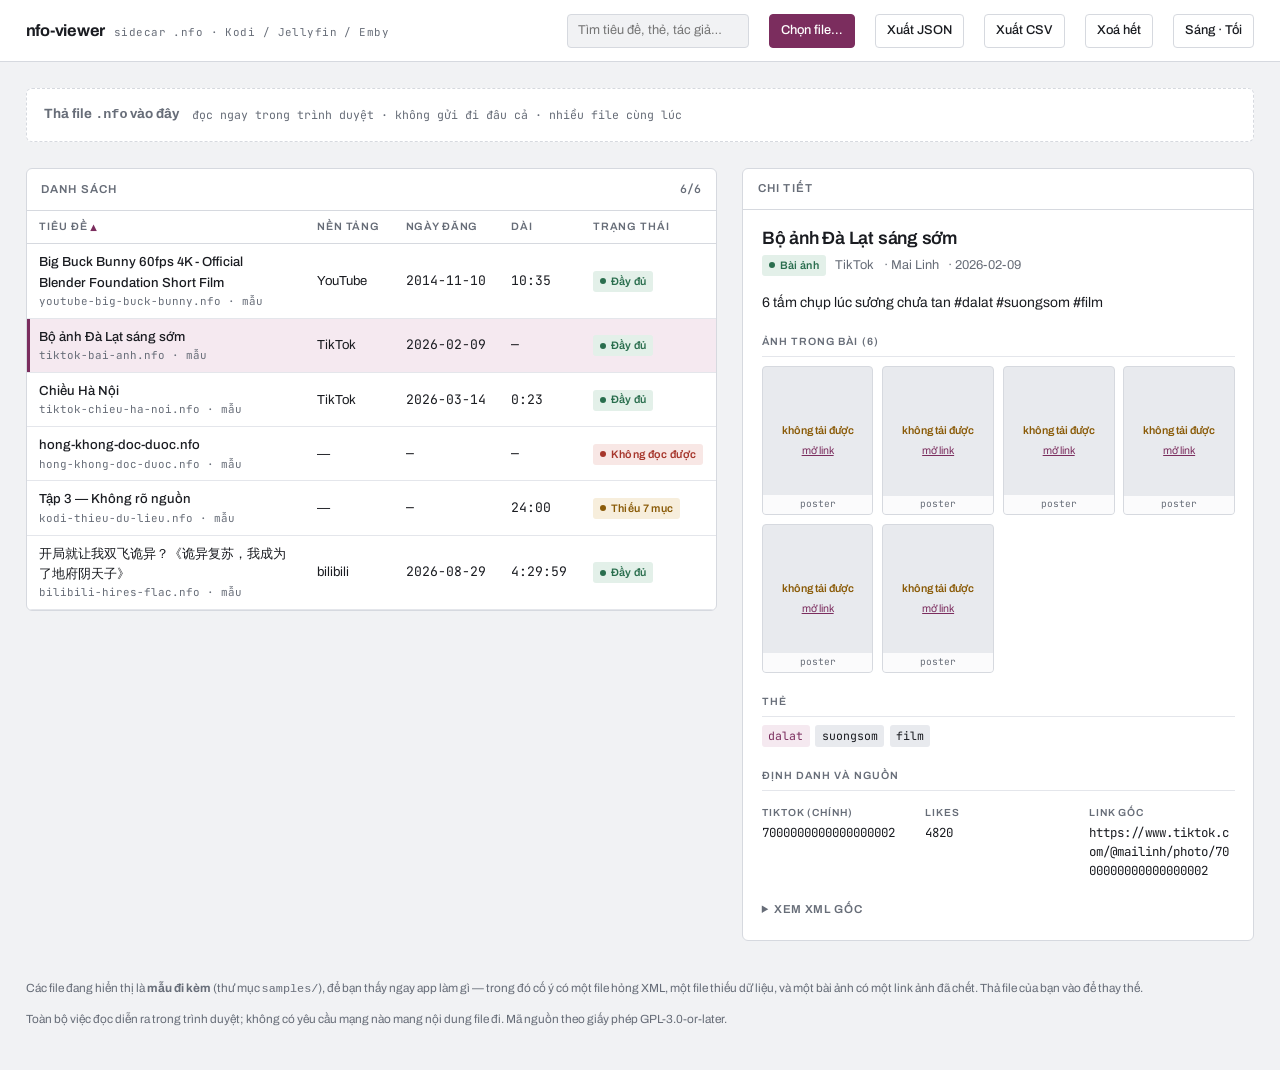
<file: index.html>
<!DOCTYPE html>
<html lang="vi">
<head>
<meta charset="utf-8">
<meta name="viewport" content="width=device-width, initial-scale=1">
<title>nfo-viewer — đọc sidecar .nfo</title>
<meta name="description" content="Đọc file sidecar .nfo của Kodi / Jellyfin / Emby ngay trong trình duyệt. Không tải lên đâu cả.">
<meta property="og:title" content="nfo-viewer">
<meta property="og:description" content="Đọc file sidecar .nfo của Kodi / Jellyfin / Emby ngay trong trình duyệt. Không cài gì, không gửi file đi đâu.">
<meta property="og:type" content="website">
<meta property="og:image" content="https://raw.githubusercontent.com/nguyenquocanhz/nfo-viewer/main/docs/social-preview.png">
<meta name="twitter:card" content="summary_large_image">
<link rel="preconnect" href="https://fonts.googleapis.com">
<link rel="preconnect" href="https://fonts.gstatic.com" crossorigin>
<link rel="stylesheet" href="https://fonts.googleapis.com/css2?family=Archivo:wght@400;500;600;700&family=JetBrains+Mono:wght@400;500&display=swap">
<link rel="stylesheet" href="assets/style.css">
</head>
<body>

<div class="topbar">
  <div class="brand">
    <b>nfo-viewer</b>
    <span>sidecar .nfo · Kodi / Jellyfin / Emby</span>
  </div>
  <input id="search" class="search" type="search" placeholder="Tìm tiêu đề, thẻ, tác giả…" aria-label="Tìm trong danh sách">
  <button id="pickbtn" class="btn primary" type="button">Chọn file…</button>
  <button id="json" class="btn" type="button">Xuất JSON</button>
  <button id="csv" class="btn" type="button">Xuất CSV</button>
  <button id="clear" class="btn" type="button">Xoá hết</button>
  <button id="theme" class="btn" type="button" title="Đổi nền sáng / tối">Sáng · Tối</button>
  <input id="picker" type="file" accept=".nfo" multiple class="sr" tabindex="-1" aria-hidden="true">
</div>

<div id="dropzone" class="dropzone">
  <strong>Thả file <code>.nfo</code> vào đây</strong>
  <span class="hint">đọc ngay trong trình duyệt · không gửi đi đâu cả · nhiều file cùng lúc</span>
  <span id="flash" role="status" aria-live="polite"></span>
</div>

<main class="layout">
  <section class="panel">
    <header>
      <span>Danh sách</span>
      <span class="count" id="count">0/0</span>
    </header>
    <div class="tablewrap" id="tablewrap"></div>
  </section>

  <section class="panel">
    <header><span>Chi tiết</span></header>
    <div class="detail" id="detail"></div>
  </section>
</main>

<footer class="credit">
  <p>
    Các file đang hiển thị là <strong>mẫu đi kèm</strong> (thư mục
    <code>samples/</code>), để bạn thấy ngay app làm gì — trong đó cố ý có một
    file hỏng XML, một file thiếu dữ liệu, và một bài ảnh có một link ảnh đã
    chết. Thả file của bạn vào để thay thế.
  </p>
  <p>
    Toàn bộ việc đọc diễn ra trong trình duyệt; không có yêu cầu mạng nào mang
    nội dung file đi. Mã nguồn theo giấy phép GPL-3.0-or-later.
  </p>
</footer>

<script src="assets/nfo.js"></script>
<script src="assets/samples.js"></script>
<script src="assets/app.js"></script>
</body>
</html>
</file>
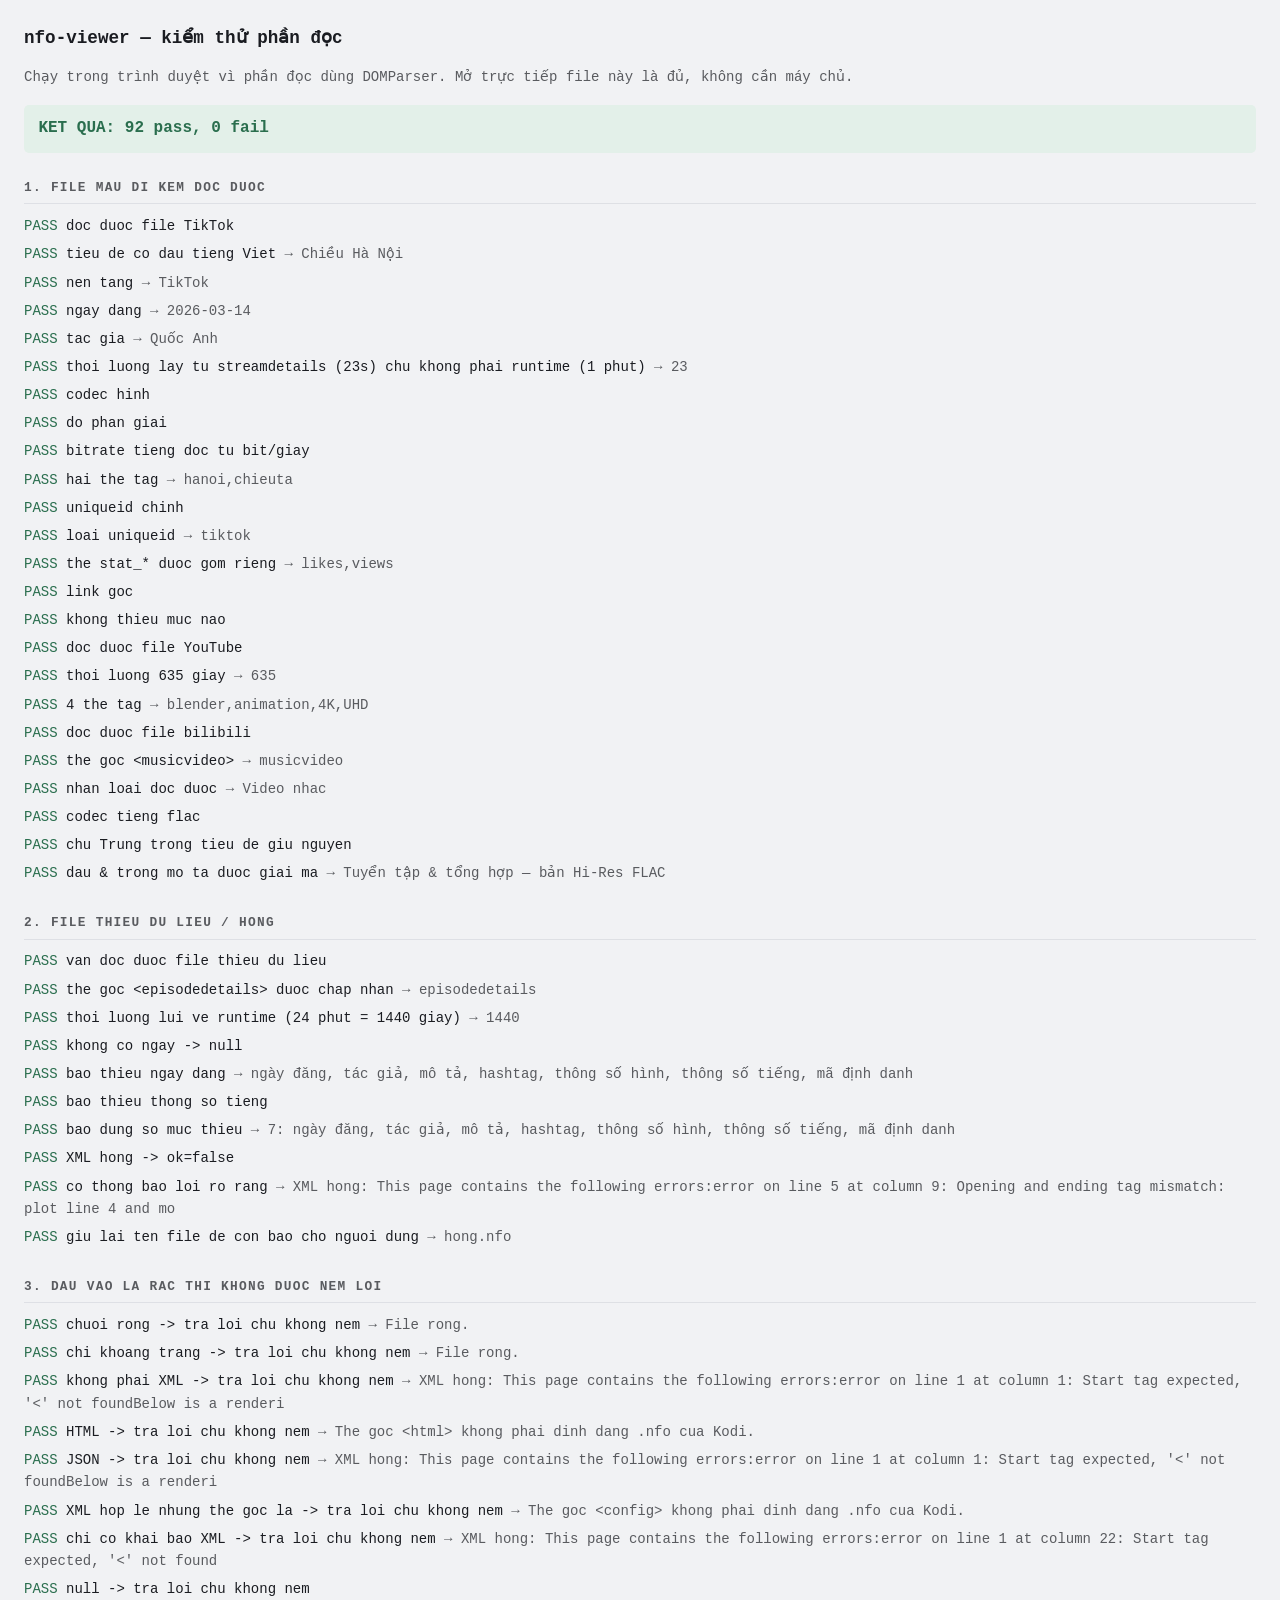
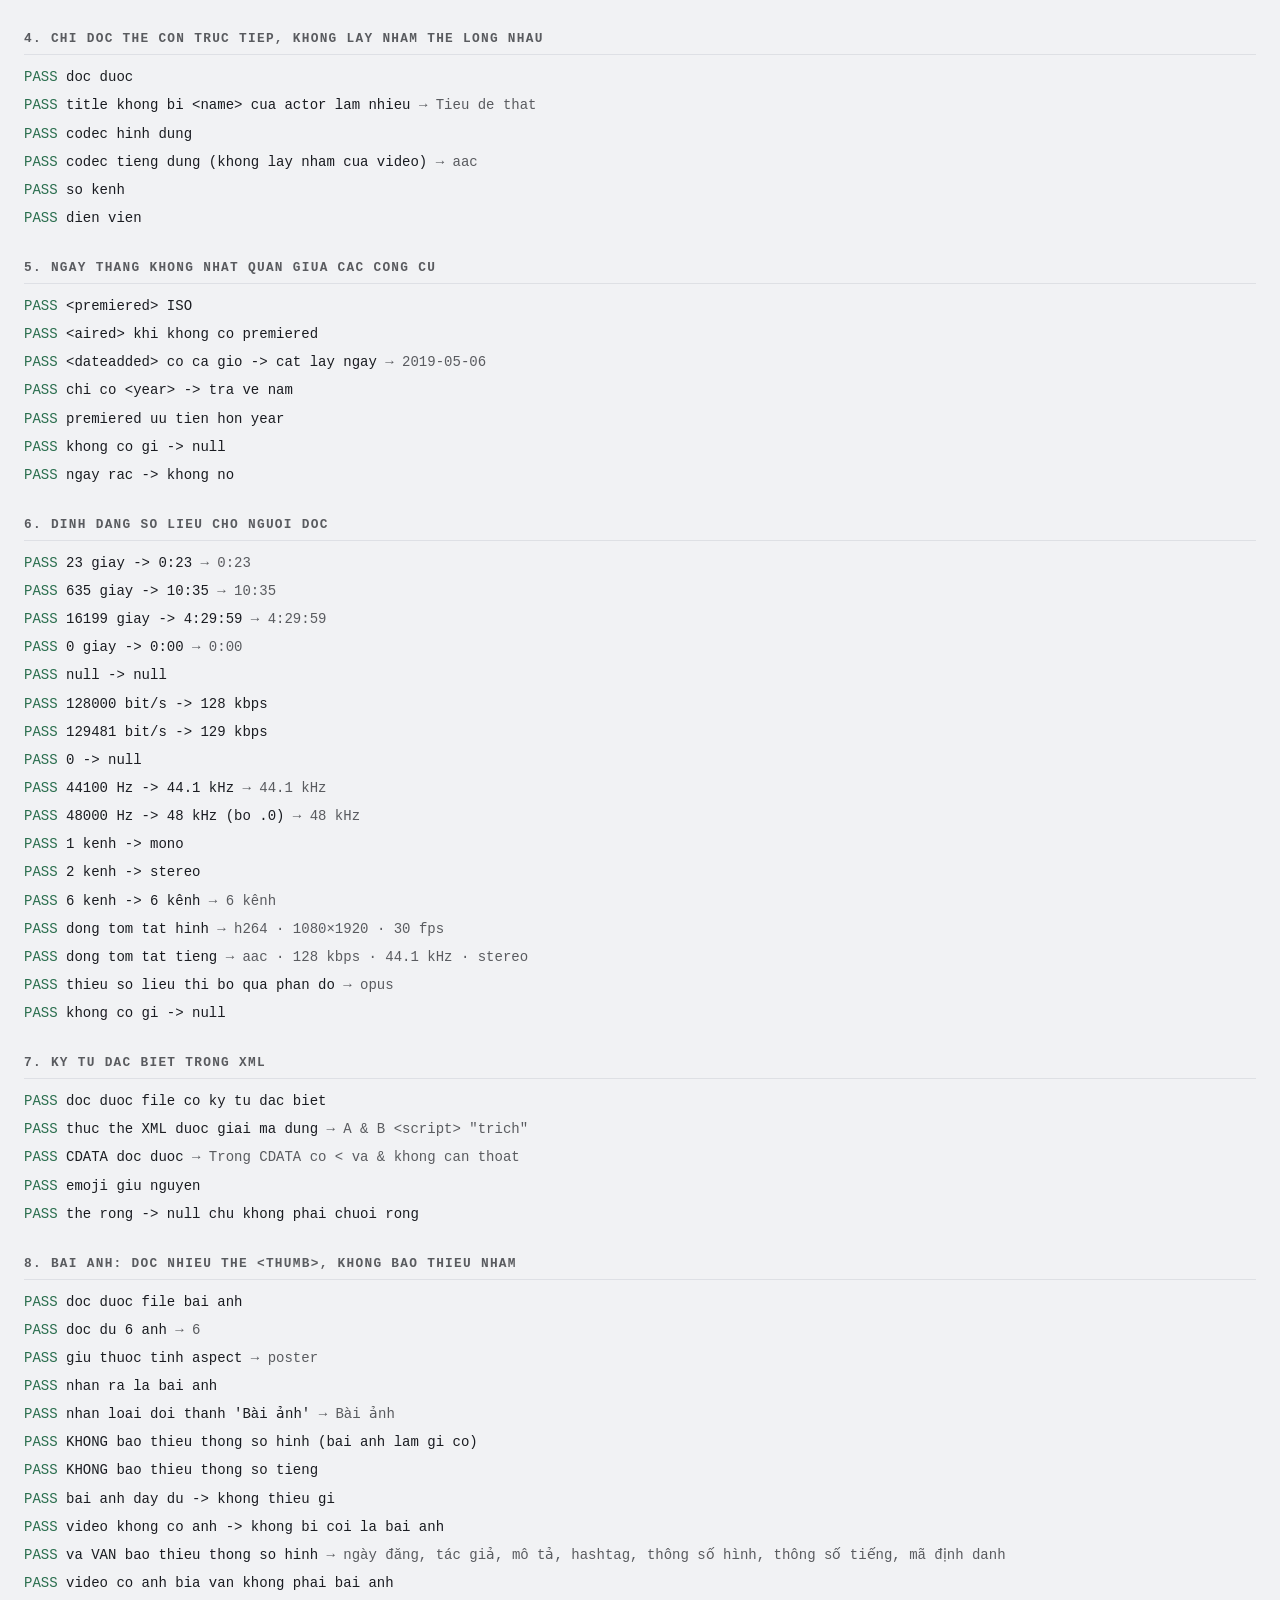
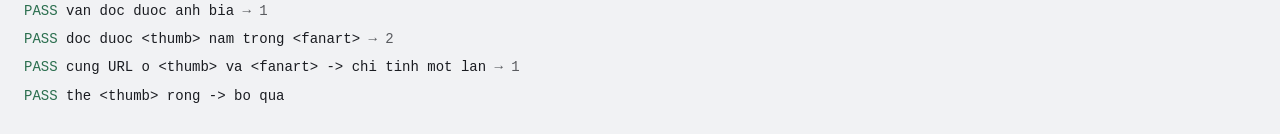
<file: tests/test.html>
<!DOCTYPE html>
<html lang="vi">
<head>
<meta charset="utf-8">
<meta name="viewport" content="width=device-width, initial-scale=1">
<title>nfo-viewer — kiểm thử</title>
<style>
  :root { color-scheme: light dark; }
  body {
    font: 14px/1.6 ui-monospace, "SF Mono", Consolas, monospace;
    margin: 0; padding: 1.5rem;
    background: #F1F2F4; color: #1A1C21;
  }
  @media (prefers-color-scheme: dark) {
    body { background: #14161A; color: #E7E9ED; }
    .case { border-color: #2E333C; }
    h2 { border-color: #2E333C; }
  }
  h1 { font-size: 1.1rem; margin: 0 0 .3rem; }
  h2 {
    font-size: .8rem; text-transform: uppercase; letter-spacing: .1em;
    margin: 1.6rem 0 .5rem; padding-bottom: .3rem;
    border-bottom: 1px solid #D6D9DF; opacity: .7;
  }
  #summary {
    font-size: 1rem; font-weight: 700; padding: .7rem .9rem;
    border-radius: 5px; margin: 1rem 0 0;
  }
  #summary.pass { background: #E3F0E9; color: #2A6E4E; }
  #summary.fail { background: #F8E7E5; color: #A6362C; }
  .case { padding: .18rem 0; }
  .ok  { color: #2A6E4E; }
  .bad { color: #A6362C; font-weight: 700; }
  .why { opacity: .7; }
</style>
</head>
<body>

<h1>nfo-viewer — kiểm thử phần đọc</h1>
<p class="why">Chạy trong trình duyệt vì phần đọc dùng <code>DOMParser</code>.
Mở trực tiếp file này là đủ, không cần máy chủ.</p>

<div id="summary">đang chạy…</div>
<div id="out"></div>

<script src="../assets/nfo.js"></script>
<script src="../assets/samples.js"></script>
<script src="test.js"></script>
</body>
</html>
</file>
<file: assets/style.css>
/*!
 * nfo-viewer — GPL-3.0-or-later
 * Bang mau: xam lanh + diem nhan mau man. Kieu chu: Archivo (giao dien) +
 * JetBrains Mono (so lieu, ma, duong dan).
 */

:root {
  --bg:        #F1F2F4;
  --surface:   #FFFFFF;
  --surface-2: #E8EAEE;
  --ink:       #1A1C21;
  --muted:     #676D78;
  --rule:      #D6D9DF;
  --rule-soft: #E4E6EB;
  --accent:    #7B2D5E;
  --accent-bg: #F5E9F0;
  --ok:        #2A6E4E;
  --ok-bg:     #E3F0E9;
  --warn:      #8A5B08;
  --warn-bg:   #F7EEDC;
  --err:       #A6362C;
  --err-bg:    #F8E7E5;
  --shadow:    0 1px 2px rgba(26,28,33,.05), 0 10px 30px -22px rgba(26,28,33,.5);

  --f-ui:   "Archivo", system-ui, -apple-system, "Segoe UI", sans-serif;
  --f-mono: "JetBrains Mono", ui-monospace, "SF Mono", Consolas, monospace;
}

@media (prefers-color-scheme: dark) {
  :root:not([data-theme="light"]) {
    --bg:        #14161A;
    --surface:   #1B1E24;
    --surface-2: #232730;
    --ink:       #E7E9ED;
    --muted:     #969CA8;
    --rule:      #2E333C;
    --rule-soft: #252A32;
    --accent:    #D986B4;
    --accent-bg: #2B1B26;
    --ok:        #6FC49A;
    --ok-bg:     #17281F;
    --warn:      #D9A857;
    --warn-bg:   #2A2113;
    --err:       #E68A80;
    --err-bg:    #2C1B19;
    --shadow:    0 1px 2px rgba(0,0,0,.4), 0 12px 32px -22px rgba(0,0,0,.95);
  }
}
:root[data-theme="dark"] {
  --bg:        #14161A;
  --surface:   #1B1E24;
  --surface-2: #232730;
  --ink:       #E7E9ED;
  --muted:     #969CA8;
  --rule:      #2E333C;
  --rule-soft: #252A32;
  --accent:    #D986B4;
  --accent-bg: #2B1B26;
  --ok:        #6FC49A;
  --ok-bg:     #17281F;
  --warn:      #D9A857;
  --warn-bg:   #2A2113;
  --err:       #E68A80;
  --err-bg:    #2C1B19;
  --shadow:    0 1px 2px rgba(0,0,0,.4), 0 12px 32px -22px rgba(0,0,0,.95);
}

* { box-sizing: border-box; }

body {
  margin: 0;
  background: var(--bg);
  color: var(--ink);
  font-family: var(--f-ui);
  font-size: 14px;
  line-height: 1.55;
  -webkit-font-smoothing: antialiased;
}

button, input, select { font: inherit; color: inherit; }
:focus-visible { outline: 2px solid var(--accent); outline-offset: 2px; border-radius: 3px; }

/* ------------------------------------------------------------ thanh tren */
.topbar {
  display: flex;
  flex-wrap: wrap;
  align-items: center;
  gap: .9rem 1.25rem;
  padding: .85rem clamp(.9rem, 2.5vw, 1.6rem);
  background: var(--surface);
  border-bottom: 1px solid var(--rule);
}
.brand { display: flex; align-items: baseline; gap: .55rem; margin-right: auto; }
.brand b {
  font-size: 1.02rem; font-weight: 700; letter-spacing: -.015em;
}
.brand span {
  font-family: var(--f-mono); font-size: .68rem; color: var(--muted);
  letter-spacing: .04em;
}

.btn {
  display: inline-flex; align-items: center; gap: .4rem;
  background: var(--surface); color: var(--ink);
  border: 1px solid var(--rule); border-radius: 4px;
  padding: .38rem .7rem; font-size: .8rem; font-weight: 500;
  cursor: pointer;
}
.btn:hover { background: var(--surface-2); }
.btn.primary {
  background: var(--accent); border-color: var(--accent); color: #fff;
}
:root[data-theme="dark"] .btn.primary,
:root:not([data-theme="light"]) .btn.primary { color: #14161A; }
@media (prefers-color-scheme: light) {
  :root:not([data-theme="dark"]) .btn.primary { color: #fff; }
}
.btn.primary:hover { filter: brightness(1.08); }
.btn[disabled] { opacity: .45; cursor: not-allowed; }

.search {
  background: var(--bg); border: 1px solid var(--rule); border-radius: 4px;
  padding: .38rem .6rem; font-size: .8rem; min-width: 11rem;
}

/* ------------------------------------------------------------ vung tha */
.dropzone {
  margin: clamp(.9rem, 2.5vw, 1.6rem);
  margin-bottom: 0;
  border: 1.5px dashed var(--rule);
  border-radius: 6px;
  background: var(--surface);
  padding: .95rem 1.1rem;
  display: flex; align-items: center; gap: .8rem; flex-wrap: wrap;
  font-size: .84rem; color: var(--muted);
}
.dropzone.hot { border-color: var(--accent); background: var(--accent-bg); color: var(--ink); }
.dropzone .hint { font-family: var(--f-mono); font-size: .72rem; }

/* ------------------------------------------------------------ bo cuc */
.layout {
  display: grid;
  grid-template-columns: minmax(0, 1.35fr) minmax(0, 1fr);
  gap: clamp(.9rem, 2.5vw, 1.6rem);
  padding: clamp(.9rem, 2.5vw, 1.6rem);
  align-items: start;
}
@media (max-width: 940px) { .layout { grid-template-columns: minmax(0, 1fr); } }

.panel {
  background: var(--surface);
  border: 1px solid var(--rule);
  border-radius: 6px;
  overflow: hidden;
}
.panel > header {
  display: flex; align-items: baseline; justify-content: space-between; gap: 1rem;
  padding: .7rem .9rem;
  border-bottom: 1px solid var(--rule);
  font-size: .72rem; font-weight: 600; letter-spacing: .1em; text-transform: uppercase;
  color: var(--muted);
}
.panel > header .count { font-family: var(--f-mono); letter-spacing: 0; }

/* ------------------------------------------------------------ bang */
.tablewrap { overflow-x: auto; }
table { border-collapse: collapse; width: 100%; font-size: .82rem; }
th, td { padding: .5rem .8rem; text-align: left; vertical-align: middle; }
thead th {
  font-size: .67rem; letter-spacing: .08em; text-transform: uppercase;
  color: var(--muted); font-weight: 600;
  border-bottom: 1px solid var(--rule);
  background: var(--surface);
  position: sticky; top: 0; z-index: 1;
  cursor: pointer; white-space: nowrap; user-select: none;
}
thead th .arrow { color: var(--accent); font-size: .8em; }
tbody tr { border-bottom: 1px solid var(--rule-soft); cursor: pointer; }
tbody tr:hover { background: var(--surface-2); }
tbody tr[aria-selected="true"] { background: var(--accent-bg); }
tbody tr[aria-selected="true"] td:first-child { box-shadow: inset 3px 0 0 var(--accent); }
td.num { font-family: var(--f-mono); font-variant-numeric: tabular-nums; white-space: nowrap; }
td.name { font-weight: 500; }
td.name small { display: block; font-weight: 400; color: var(--muted); font-family: var(--f-mono); font-size: .68rem; }

.empty { padding: 2.5rem 1rem; text-align: center; color: var(--muted); font-size: .85rem; }

/* ------------------------------------------------------------ nhan trang thai */
.pill {
  display: inline-flex; align-items: center; gap: .32rem;
  font-size: .68rem; font-weight: 600; letter-spacing: .03em;
  padding: .12rem .42rem .14rem; border-radius: 3px; white-space: nowrap;
}
.pill::before { content: ""; width: .38rem; height: .38rem; border-radius: 50%; }
.pill.ok   { color: var(--ok);   background: var(--ok-bg); }
.pill.ok::before   { background: var(--ok); }
.pill.warn { color: var(--warn); background: var(--warn-bg); }
.pill.warn::before { background: var(--warn); }
.pill.err  { color: var(--err);  background: var(--err-bg); }
.pill.err::before  { background: var(--err); }

/* ------------------------------------------------------------ chi tiet */
.detail { padding: 1.1rem 1.15rem 1.3rem; }
.detail h2 {
  font-size: 1.12rem; font-weight: 600; letter-spacing: -.012em;
  margin: 0 0 .3rem; text-wrap: balance; line-height: 1.28;
}
.detail .sub {
  font-size: .8rem; color: var(--muted); margin: 0 0 1rem;
  display: flex; flex-wrap: wrap; gap: .25rem .6rem; align-items: center;
}
.detail .plot {
  font-size: .87rem; margin: 0 0 1.2rem; white-space: pre-wrap;
  max-height: 9rem; overflow-y: auto;
}

.grid2 { display: grid; grid-template-columns: repeat(auto-fit, minmax(9rem, 1fr)); gap: .9rem 1.1rem; }
.field { min-width: 0; }
.field dt {
  font-size: .64rem; letter-spacing: .1em; text-transform: uppercase;
  color: var(--muted); font-weight: 600; margin-bottom: .12rem;
}
.field dd {
  margin: 0; font-family: var(--f-mono); font-size: .78rem;
  overflow-wrap: anywhere; font-variant-numeric: tabular-nums;
}
.field dd.none { color: var(--muted); font-style: italic; font-family: var(--f-ui); }

.block { margin-top: 1.3rem; }
.block > h3 {
  font-size: .66rem; letter-spacing: .1em; text-transform: uppercase;
  color: var(--muted); font-weight: 600; margin: 0 0 .55rem;
  padding-bottom: .35rem; border-bottom: 1px solid var(--rule-soft);
}
.tags { display: flex; flex-wrap: wrap; gap: .35rem; }
.tag {
  font-family: var(--f-mono); font-size: .72rem;
  background: var(--surface-2); border-radius: 3px; padding: .12rem .4rem;
}
.tag.genre { background: var(--accent-bg); color: var(--accent); }

.missing-list { display: flex; flex-wrap: wrap; gap: .35rem; }
.missing-list .tag { background: var(--warn-bg); color: var(--warn); }

details.raw { margin-top: 1.3rem; }
details.raw summary {
  font-size: .72rem; letter-spacing: .06em; text-transform: uppercase;
  color: var(--muted); font-weight: 600; cursor: pointer;
}
details.raw pre {
  font-family: var(--f-mono); font-size: .72rem; line-height: 1.6;
  background: var(--bg); border: 1px solid var(--rule); border-radius: 4px;
  padding: .8rem; overflow: auto; max-height: 22rem; margin: .6rem 0 0;
}

.err-detail {
  background: var(--err-bg); border: 1px solid var(--err); border-radius: 5px;
  padding: .9rem 1rem; font-size: .85rem; color: var(--err);
}

footer.credit {
  padding: 0 clamp(.9rem, 2.5vw, 1.6rem) 2rem;
  font-size: .74rem; color: var(--muted);
}
footer.credit a { color: var(--accent); }

.sr {
  position: absolute; width: 1px; height: 1px; overflow: hidden;
  clip: rect(0 0 0 0); white-space: nowrap;
}

@media (prefers-reduced-motion: reduce) { * { transition: none !important; } }

/* ------------------------------------------------------------ khung anh */
.gallery {
  display: grid;
  grid-template-columns: repeat(auto-fill, minmax(6.5rem, 1fr));
  gap: .55rem;
}
/* aspect-ratio dat o CHINH o anh, khong dat o cai ben trong: khi anh tai xong
   thi cho giu cho bi xoa, neu chieu cao do no giu thi ca o se sup xuong. */
.shot {
  margin: 0; position: relative;
  aspect-ratio: 3 / 4;
  border-radius: 4px; border: 1px solid var(--rule);
  background: var(--surface-2); overflow: hidden;
}
.shot img,
.shot .ph {
  display: block; position: absolute; inset: 0;
  width: 100%; height: 100%;
  object-fit: cover;
}
.shot .ph {
  display: flex; flex-direction: column; align-items: center;
  justify-content: center; gap: .25rem; text-align: center;
  font-size: .68rem; color: var(--muted); padding: .3rem;
}
.shot .ph-x { color: var(--warn); font-weight: 600; }
.shot .ph-link { color: var(--accent); font-size: .66rem; }
.shot figcaption {
  position: absolute; left: 0; right: 0; bottom: 0;
  font-family: var(--f-mono); font-size: .6rem; color: var(--muted);
  text-align: center; padding: .12rem 0;
  background: color-mix(in srgb, var(--surface) 82%, transparent);
}
</file>
